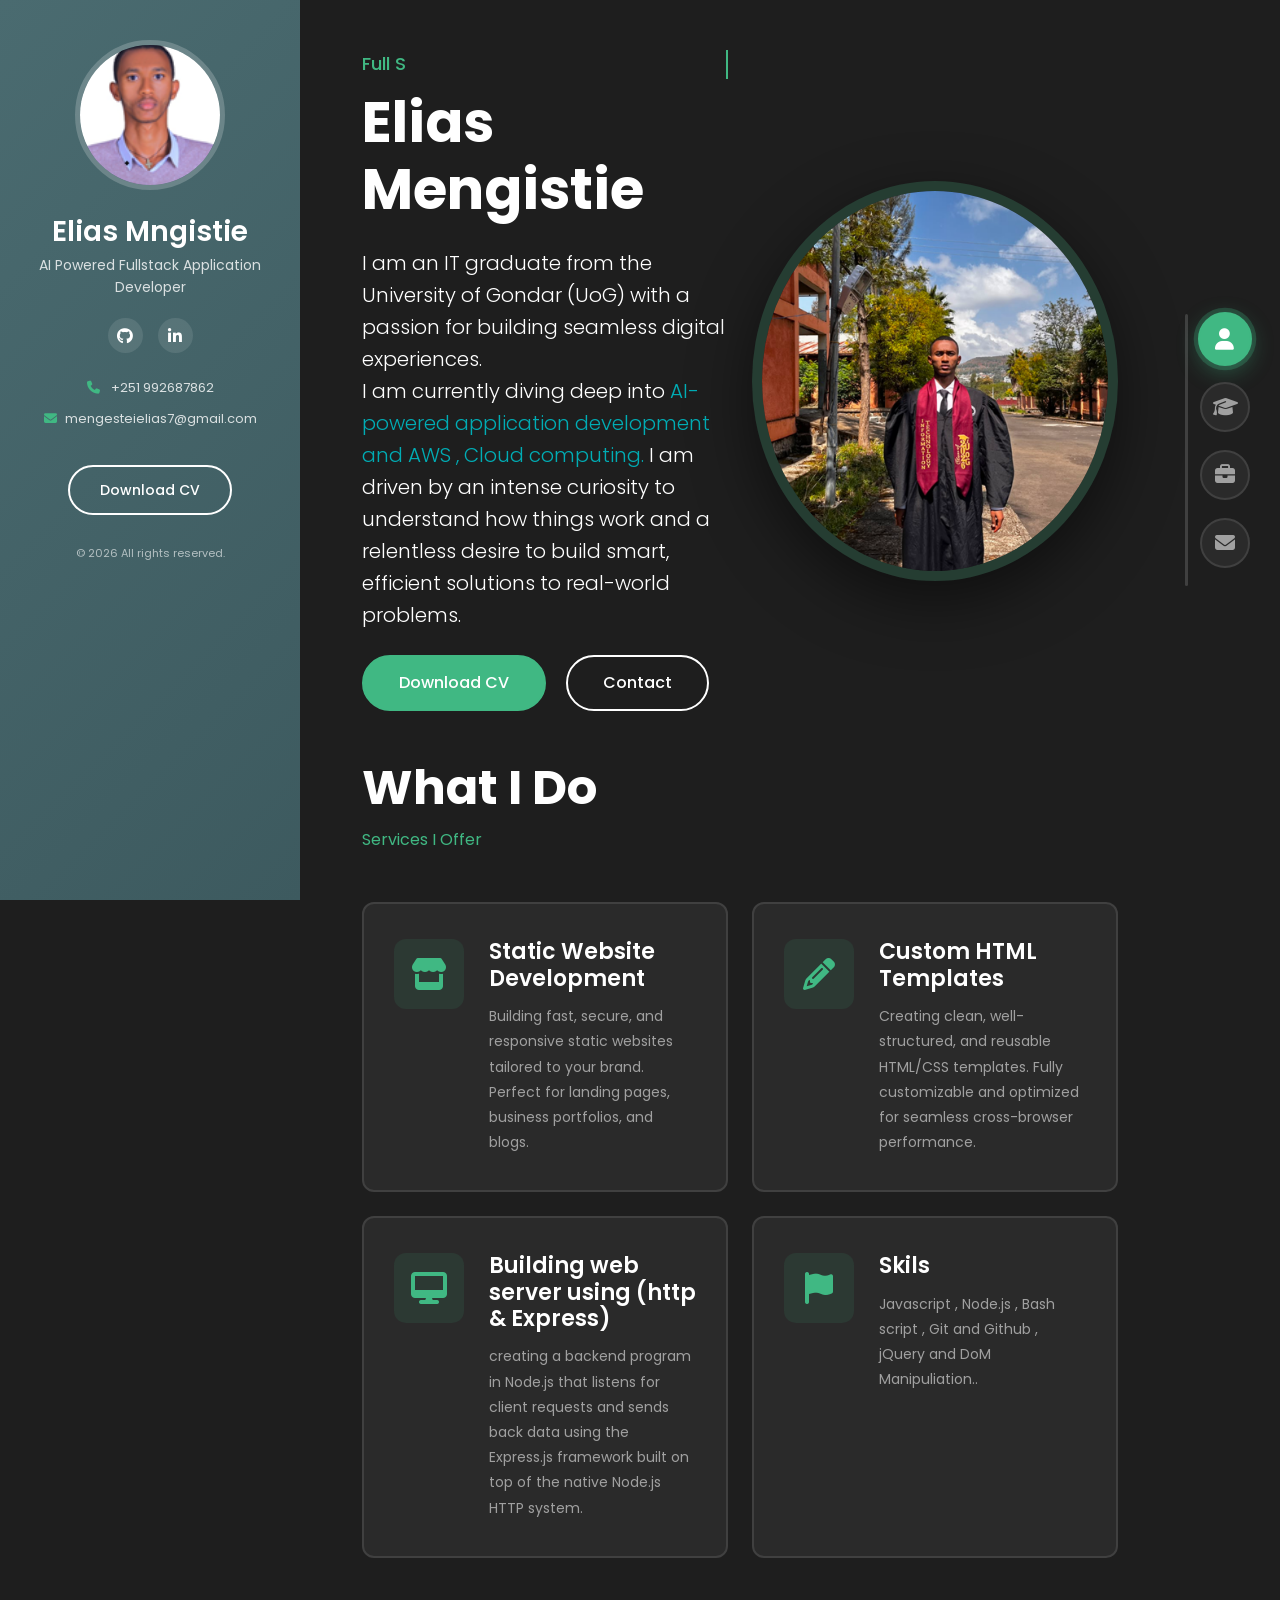
<file: index.html>
<!DOCTYPE html>
<html lang="en">

<head>
    <meta charset="UTF-8">
    <meta name="viewport" content="width=device-width, initial-scale=1.0">
    <meta name="description" content="Professional Portfolio - Web Designer & Developer">
    <meta name="author" content="Alex Smith">
    <title>Elias Mengistie - Web Developer Portfolio</title>

    <!-- Favicon -->
    <link rel="icon" type="image/svg+xml" href="images/favicon.svg">
    <link rel="shortcut icon" href="images/favicon.svg">

    <!-- Bootstrap CSS -->
    <link href="https://cdn.jsdelivr.net/npm/bootstrap@5.3.2/dist/css/bootstrap.min.css" rel="stylesheet">

    <!-- Font Awesome -->
    <link rel="stylesheet" href="https://cdnjs.cloudflare.com/ajax/libs/font-awesome/6.4.2/css/all.min.css">

    <!-- Google Fonts -->
    <link href="https://fonts.googleapis.com/css2?family=Poppins:wght@300;400;500;600;700&display=swap"
        rel="stylesheet">

    <!-- Custom CSS -->
    <link rel="stylesheet" href="css/style.css">

</head>

<body>

    <!-- Sidebar -->
    <aside class="sidebar" id="sidebar">
        <div class="sidebar-content">
            <!-- Profile Image -->
            <div class="profile-img-wrapper">
                <img src="./images/profile.png" alt="Alex Smith" class="profile-img" id="profileImg">
            </div>

            <!-- Name & Title -->
            <h2 class="profile-name">Elias Mngistie</h2>
            <p class="profile-title">AI Powered Fullstack Application Developer </p>

            <!-- Social Links -->
            <div class="social-links">
                <a href="https://github.com/eliasmengestei" target="_blank" rel="noopener noreferrer"
                    aria-label="GitHub"><i class="fab fa-github"></i></a>
                <a href="https://www.linkedin.com/in/elias-mengestei75" target="_blank"
                    rel="noopener noreferrer" aria-label="LinkedIn"><i class="fab fa-linkedin-in"></i></a>
            </div>

            <!-- Contact Info -->
            <div class="contact-info">
                <p><i class="fas fa-phone"></i> +251 992687862</p>
                <p><i class="fas fa-envelope"></i>mengesteielias7@gmail.com </p>
            </div>

            <!-- Download CV Button -->
            <a href="assets/Elias_Mengestei_Backend_Developer_Resume.docx" class="btn-download"
                download="Elias_Mengestei_Backend_Developer_Resume.docx">Download CV</a>

            <!-- Copyright -->
            <p class="copyright">&copy; 2026 All rights reserved.</p>
        </div>

        <!-- Mobile Toggle -->
        <button class="sidebar-toggle d-lg-none" id="sidebarToggle">
            <i class="fas fa-bars"></i>
        </button>
    </aside>

    <!-- Right Navigation -->
    <nav class="right-nav">
        <ul>
            <li data-tooltip="About Me"><a href="#home" class="nav-link" data-section="home" title="About Me">
                    <i class="fas fa-user"></i>
                </a></li>
            <li data-tooltip="Resume"><a href="#resume" class="nav-link" data-section="resume" title="Resume">
                    <i class="fas fa-graduation-cap"></i>
                </a></li>
            <li data-tooltip="Portfolio"><a href="#portfolio" class="nav-link" data-section="portfolio"
                    title="Portfolio">
                    <i class="fas fa-briefcase"></i>
                </a></li>

            <li data-tooltip="Contact"><a href="#contact" class="nav-link" data-section="contact" title="Contact">
                    <i class="fas fa-envelope"></i>
                </a></li>
        </ul>
    </nav>

    <!-- Main Content -->
    <main class="main-content">

        <!-- Home Section -->
        <section id="home" class="section">
            <div class="container-fluid h-100">
                <div class="row h-100 align-items-center">
                    <div class="col-lg-6">
                        <div class="home-content">
                            <span class="subtitle">Full Stack Developer</span>
                            <h1 class="display-3 fw-bold mb-4">Elias Mengistie</h1>
                            <p class="lead mb-4">

                                I am an IT graduate from the University of Gondar (UoG) with a passion for building
                                seamless digital experiences.<br>


                                I am currently diving deep into <span class="highlight-text">AI-powered application
                                    development and AWS , Cloud computing. </span>I am driven by an intense curiosity to
                                understand how things work and a relentless desire to build smart, efficient solutions
                                to real-world problems.

                            </p>
                            <div class="home-buttons">
                                <a href="assets/Elias_Mengestei_Backend_Developer_Resume.docx"
                                    class="btn btn-primary me-3"
                                    download="Elias_Mengestei_Backend_Developer_Resume.docx">Download CV</a>
                                <a href="#contact" class="btn btn-outline-light">Contact</a>
                            </div>
                        </div>
                    </div>
                    <div class="col-lg-6">
                        <div class="home-image">
                            <img src="./images/hero7.png" alt="Alex Smith" class="img-fluid rounded-circle">
                        </div>
                    </div>
                </div>

                <!-- What I Do Section (inside About Me) -->
                <div class="what-i-do-section mt-5">
                    <div class="section-header">
                        <h2 class="section-title">What I Do</h2>
                        <p class="section-subtitle">Services I Offer</p>
                    </div>

                    <div class="row">
                        <div class="col-lg-6 mb-4">
                            <div class="service-card">
                                <div class="service-icon">
                                    <i class="fas fa-store"></i>
                                </div>
                                <div class="service-content">
                                    <h3>Static Website Development</h3>
                                    <p>Building fast, secure, and responsive static websites tailored to your brand.
                                        Perfect for landing pages, business portfolios, and blogs.</p>
                                </div>
                            </div>
                        </div>

                        <div class="col-lg-6 mb-4">
                            <div class="service-card">
                                <div class="service-icon">
                                    <i class="fas fa-pencil-alt"></i>
                                </div>
                                <div class="service-content">
                                    <h3>Custom HTML Templates</h3>
                                    <p>Creating clean, well-structured, and reusable HTML/CSS templates. Fully
                                        customizable and optimized for seamless cross-browser performance.</p>
                                </div>
                            </div>
                        </div>

                        <div class="col-lg-6 mb-4">
                            <div class="service-card">
                                <div class="service-icon">
                                    <i class="fas fa-desktop"></i>
                                </div>
                                <div class="service-content">
                                    <h3>Building web server using (http & Express)</h3>
                                    <p>creating a backend program in Node.js that listens for client requests and sends
                                        back data using the Express.js framework built on top of the native Node.js HTTP
                                        system.</p>
                                </div>
                            </div>
                        </div>

                        <div class="col-lg-6 mb-4">
                            <div class="service-card">
                                <div class="service-icon">
                                    <i class="fas fa-flag"></i>
                                </div>
                                <div class="service-content">
                                    <h3> Skils</h3>

                                    <p>Javascript , Node.js ,
                                        Bash script , Git and Github
                                        , jQuery and DoM Manipuliation..
                                    </p>

                                </div>
                            </div>
                        </div>
                    </div>
                </div>
            </div>
        </section>

        <!-- Resume Section -->
        <section id="resume" class="section">
            <div class="container-fluid">
                <div class="section-header">
                    <h2 class="section-title">Bachelor of Information Technology </h2>
                    <p class="section-subtitle">University of Gondar (UoG)</p>
                </div>

                <div class="row">
                    <!-- Education & Experience -->
                    <div class="col-lg-6">
                        <h3 class="resume-heading">
                            <i class="fas fa-graduation-cap"></i> Education
                        </h3>

                        <div class="timeline">
                            <div class="timeline-item">
                                <span class="timeline-date">IT Graduate</span>
                                <div class="timeline-content">
                                    <h4></h4>
                                    <p class="timeline-company">University of Studies</p>
                                    <p>Gained hands-on experience in building software solutions and web applications
                                        through academic projects at UoG. Focused heavily on modern frontend
                                        technologies, system analysis, and translating user requirements into functional
                                        web interfaces.</p>
                                </div>
                            </div>

                            <div class="timeline-item">
                                <span class="timeline-date"></span>
                                <div class="timeline-content">
                                    <h4></h4>
                                    <p class="timeline-company"></p>
                                    <p></p>
                                </div>
                            </div>
                        </div>

                        <h3 class="resume-heading mt-5">
                            <i class="fas fa-briefcase"></i> Experience
                        </h3>

                        <div class="timeline">
                            <div class="timeline-item">
                                <span class="timeline-date">2025</span>
                                <div class="timeline-content">
                                    <h4>internship </h4>
                                    <p class="timeline-company">EEU</p>
                                    <p>For 3 months Internship at Ethiopian Electric Utility
                                        by Networking knowledge WAN,LAN And MAN how to server configure
                                        and switch cables, ports configure
                                    </p>
                                </div>
                            </div>

                            <div class="timeline-item">
                                <span class="timeline-date">Graduate IT From UoG 2026</span>
                                <div class="timeline-content">
                                    <h4>Junior developer </h4>
                                    <p class="timeline-company">self employed/freelance </p>
                                    <p></p>
                                </div>
                            </div>

                            <!-- <div class="timeline-item">
                                <span class="timeline-date">2011 - 2013</span>
                                <div class="timeline-content">
                                    <h4>Junior UI/UX Designer</h4>
                                    <p class="timeline-company">Google</p>
                                    <p>Duis mollis nunc quis quam viverra venenatis. Nulla nulla arcu, congue vitae nunc
                                        ac, sodales ultricies diam. Nullam justo erat, tincidunt sit amet.</p>
                                </div>
                            </div> -->
                        </div>
                    </div>

                    <!-- Skills
                    <div class="col-lg-6">
                        <h3 class="resume-heading">
                            <i class="fas fa-pencil-ruler"></i> Design Skills
                        </h3>

                        <div class="skills-list">
                            <div class="skill-item">
                                <div class="skill-header">
                                    <span>Web Design</span>
                                    <span>95%</span>
                                </div>
                                <div class="progress">
                                    <div class="progress-bar" style="width: 95%"></div>
                                </div>
                            </div>

                            <div class="skill-item">
                                <div class="skill-header">
                                    <span>Print Design</span>
                                    <span>85%</span>
                                </div>
                                <div class="progress">
                                    <div class="progress-bar" style="width: 85%"></div>
                                </div>
                            </div>

                            <div class="skill-item">
                                <div class="skill-header">
                                    <span>Logo Design</span>
                                    <span>80%</span>
                                </div>
                                <div class="progress">
                                    <div class="progress-bar" style="width: 80%"></div>
                                </div>
                            </div>

                            <div class="skill-item">
                                <div class="skill-header">
                                    <span>Graphic Design</span>
                                    <span>90%</span>
                                </div>
                                <div class="progress">
                                    <div class="progress-bar" style="width: 90%"></div>
                                </div>
                            </div>
                        </div>

                        <h3 class="resume-heading mt-5">
                            <i class="fas fa-code"></i> Coding Skills
                        </h3>

                        <div class="skills-list">
                            <div class="skill-item">
                                <div class="skill-header">
                                    <span>JavaScript</span>
                                    <span>95%</span>
                                </div>
                                <div class="progress">
                                    <div class="progress-bar" style="width: 95%"></div>
                                </div>
                            </div>

                            <div class="skill-item">
                                <div class="skill-header">
                                    <span>PHP</span>
                                    <span>85%</span>
                                </div>
                                <div class="progress">
                                    <div class="progress-bar" style="width: 85%"></div>
                                </div>
                            </div>

                            <div class="skill-item">
                                <div class="skill-header">
                                    <span>HTML/CSS</span>
                                    <span>100%</span>
                                </div>
                                <div class="progress">
                                    <div class="progress-bar" style="width: 100%"></div>
                                </div>
                            </div>

                            <div class="skill-item">
                                <div class="skill-header">
                                    <span>Smarty/Twig</span>
                                    <span>75%</span>
                                </div>
                                <div class="progress">
                                    <div class="progress-bar" style="width: 75%"></div>
                                </div>
                            </div>

                            <div class="skill-item">
                                <div class="skill-header">
                                    <span>Perl</span>
                                    <span>90%</span>
                                </div>
                                <div class="progress">
                                    <div class="progress-bar" style="width: 90%"></div>
                                </div>
                            </div>
                        </div>

                        <h3 class="resume-heading mt-5">
                            <i class="fas fa-lightbulb"></i> Knowledges
                        </h3>

                        <div class="knowledges">
                            <span class="badge-knowledge">Marketing</span>
                            <span class="badge-knowledge">Print</span>
                            <span class="badge-knowledge">Digital Design</span>
                            <span class="badge-knowledge">Social Media</span>
                            <span class="badge-knowledge">Time Management</span>
                            <span class="badge-knowledge">Communication</span>
                            <span class="badge-knowledge">Problem-Solving</span>
                            <span class="badge-knowledge">Social Networking</span>
                            <span class="badge-knowledge">Flexibility</span>
                        </div>
                    </div> -->
                </div>

                <!-- Certificates Section -->
                <div class="row mt-5">
                    <div class="col-12">
                        <h3 class="resume-heading">
                            <i class="fas fa-certificate"></i> Certificates
                        </h3>

                        <div class="row cert-grid">

                            <div class="col-lg-4 col-md-6 mb-4">
                                <div class="certificate-card">
                                    <div class="certificate-logo">
                                        <img src="./images/profile7.jpg" alt="Certificate Issuer Logo"
                                            onerror="this.style.display='none'; this.parentElement.innerHTML='<span class=\'cert-logo-text\'>GOLDENGRID</span>';">
                                    </div>
                                    <div class="certificate-content">
                                        <h4>5 Million Ethiopian Coders</h4>
                                        <p class="certificate-id">
                                            <i class="fas fa-id-badge"></i>Membership
                                            ID:www.udacity.com/
                                            certificate/e
                                            /fab7bfb4-5303-11ef-be69-573302b5a492
                                        </p>
                                        <p class="certificate-date">
                                            <i class="far fa-calendar-alt"></i> October 27, 2024
                                        </p>
                                        <a href="./images/portfolio9.jpg" class="cert-view-btn">
                                            <i class="fas fa-eye"></i> View Certificate
                                        </a>
                                    </div>
                                </div>
                            </div>

                            <!-- <div class="col-lg-4 col-md-6 mb-4">
                                <div class="certificate-card">
                                    <div class="certificate-logo">
                                        <img src="images/cert-logo-2.png" alt="Certificate Issuer Logo"
                                            onerror="this.style.display='none'; this.parentElement.innerHTML='<span class=\'cert-logo-text\'>GOLDENGRID</span>';">
                                    </div>
                                    <div class="certificate-content">
                                        <h4>Psychology of Internation Design</h4>
                                        <p class="certificate-id">
                                            <i class="fas fa-id-badge"></i> Membership ID: XXXX
                                        </p>
                                        <p class="certificate-date">
                                            <i class="far fa-calendar-alt"></i> 19 April 2018
                                        </p>
                                        <a href="#" class="cert-view-btn">
                                            <i class="fas fa-eye"></i> View Certificate
                                        </a>
                                    </div>
                                </div>
                            </div> -->

                            <!-- <div class="col-lg-4 col-md-6 mb-4">
                                <div class="certificate-card">
                                    <div class="certificate-logo">
                                        <img src="images/cert-logo-3.png" alt="Certificate Issuer Logo"
                                            onerror="this.style.display='none'; this.parentElement.innerHTML='<span class=\'cert-logo-text\'>UDEMY</span>';">
                                    </div>
                                    <div class="certificate-content">
                                        <h4>Advanced Web Development</h4>
                                        <p class="certificate-id">
                                            <i class="fas fa-id-badge"></i> Membership ID: XXXX
                                        </p>
                                        <p class="certificate-date">
                                            <i class="far fa-calendar-alt"></i> 25 June 2019
                                        </p>
                                        <a href="#" class="cert-view-btn">
                                            <i class="fas fa-eye"></i> View Certificate
                                        </a>
                                    </div>
                                </div>
                            </div> -->

                            <!-- <div class="col-lg-4 col-md-6 mb-4">
                                <div class="certificate-card">
                                    <div class="certificate-logo">
                                        <img src="images/cert-logo-4.png" alt="Certificate Issuer Logo"
                                            onerror="this.style.display='none'; this.parentElement.innerHTML='<span class=\'cert-logo-text\'>COURSERA</span>';">
                                    </div>
                                    <div class="certificate-content">
                                        <h4>UI/UX Design Specialization</h4>
                                        <p class="certificate-id">
                                            <i class="fas fa-id-badge"></i> Membership ID: XXXX
                                        </p>
                                        <p class="certificate-date">
                                            <i class="far fa-calendar-alt"></i> 12 March 2020
                                        </p>
                                        <a href="#" class="cert-view-btn">
                                            <i class="fas fa-eye"></i> View Certificate
                                        </a>
                                    </div>
                                </div>
                            </div> -->

                            <!-- <div class="col-lg-4 col-md-6 mb-4">
                                <div class="certificate-card">
                                    <div class="certificate-logo">
                                        <img src="images/cert-logo-5.png" alt="Certificate Issuer Logo"
                                            onerror="this.style.display='none'; this.parentElement.innerHTML='<span class=\'cert-logo-text\'>FREECODECAMP</span>';">
                                    </div>
                                    <div class="certificate-content">
                                        <h4>JavaScript Algorithms &amp; DS</h4>
                                        <p class="certificate-id">
                                            <i class="fas fa-id-badge"></i> Membership ID: XXXX
                                        </p>
                                        <p class="certificate-date">
                                            <i class="far fa-calendar-alt"></i> 08 September 2021
                                        </p>
                                        <a href="#" class="cert-view-btn">
                                            <i class="fas fa-eye"></i> View Certificate
                                        </a>
                                    </div>
                                </div>
                            </div> -->

                            <div class="col-lg-4 col-md-6 mb-4">
                                <div class="certificate-card">
                                    <div class="certificate-logo">
                                        <img src="./images/certeficate.jpg" alt="Certificate Issuer Logo"
                                            onerror="this.style.display='none'; this.parentElement.innerHTML='<span class=\'cert-logo-text\'>META</span>';">
                                    </div>
                                    <div class="certificate-content">
                                        <h4>Andromeda Computer and Software Training institute </h4>
                                        <p class="certificate-id">
                                            <i class="fas fa-id-badge"></i> Membership ID: ACO738/16
                                        </p>
                                        <p class="certificate-date">
                                            <i class="far fa-calendar-alt"></i> December 07, 2023-January 24, 2024
                                        </p>
                                        <a href="./images/andromeda.jpg" class="cert-view-btn">
                                            <i class="fas fa-eye"></i> View Certificate
                                        </a>
                                    </div>
                                </div>
                            </div>

                        </div>
                    </div>
                </div>
            </div>
        </section>

        <!-- Portfolio Section -->
        <section id="portfolio" class="section">
            <div class="container-fluid">
                <div class="section-header">
                    <h2 class="section-title">Portfolio</h2>
                    <p class="section-subtitle">My Best Works</p>
                </div>

                <!-- Filter Buttons -->
                <div class="portfolio-filters mb-4">
                    <button class="filter-btn active" data-filter="all">All</button>
                    <button class="filter-btn" data-filter="web">Web App</button>
                    <button class="filter-btn" data-filter="mobile">Mobile</button>
                    <button class="filter-btn" data-filter="ui">UI/UX</button>
                    <button class="filter-btn" data-filter="other">Other</button>
                </div>

                <!-- =====================================================
                     HOW TO ADD YOUR OWN PROJECT:
                     1. Take a screenshot of your project and save it in the images/ folder
                        e.g.  images/my-project.jpg
                     2. Copy one of the project blocks below
                     3. Change these 4 things:
                        a) data-category  → web | mobile | ui | other
                        b) img src        → your screenshot path
                        c) <h4>           → your project name
                        d) href on the link → your GitHub or live site URL
                ===================================================== -->
                <div class="row portfolio-grid">

                    <!-- PROJECT 1: Personal Portfolio Website -->
                    <div class="col-lg-4 col-md-6 mb-4 portfolio-item" data-category="web">
                        <div class="portfolio-card"
                            onclick="window.open('https://github.com/eliasmengestei/eliasmengistie.github.io','_blank')"
                            style="cursor:pointer;">
                            <img src="images/hero7.png" alt="Personal Portfolio Website" class="img-fluid">
                            <div class="portfolio-overlay">
                                <h4>Personal Portfolio Website</h4>
                                <p class="portfolio-desc">Responsive portfolio built with HTML, CSS, Bootstrap &
                                    JavaScript.</p>
                                <div class="portfolio-tags">
                                    <span>HTML</span>
                                    <span>CSS</span>
                                    <span>Bootstrap</span>
                                    <span>JavaScript</span>
                                </div>
                                <span class="portfolio-link"><i class="fab fa-github"></i></span>
                            </div>
                        </div>
                    </div>

                    <!-- PROJECT 2: Internship Career Management System -->
                    <div class="col-lg-4 col-md-6 mb-4 portfolio-item" data-category="web">
                        <div class="portfolio-card"
                            onclick="window.open('https://github.com/eliasmengestei/Internship-and-Career-Management-System-ICMS-','_blank')"
                            style="cursor:pointer;">
                            <img src="images/icms-project.jpg" alt="Internship Career Management System"
                                class="img-fluid">
                            <div class="portfolio-overlay">
                                <h4>Internship Career Management System</h4>
                                <p class="portfolio-desc">Full stack system for managing internships at University of
                                    Gondar.</p>
                                <div class="portfolio-tags">
                                    <span>React</span>
                                    <span>PHP</span>
                                    <span>MySQL</span>
                                    <span>REST API</span>
                                </div>
                                <span class="portfolio-link"><i class="fab fa-github"></i></span>
                            </div>
                        </div>
                    </div>

                </div>
            </div>
        </section>

        <!-- Blog Section -->
        <!-- <section id="blog" class="section">
            <div class="container-fluid">
                <div class="section-header">
                    <h2 class="section-title">Blog</h2>
                    <p class="section-subtitle">My Diary</p>
                </div>

                <!-- Blog Filter -->
        <!-- <div class="blog-filters mb-4">
                    <button class="filter-btn active" data-filter="all">All</button>
                    <button class="filter-btn" data-filter="ui">UI</button>
                    <button class="filter-btn" data-filter="design">Design</button>
                    <button class="filter-btn" data-filter="ecommerce">E-Commerce</button>
                </div> -->

        <!-- Blog Grid -->
        <!-- <div class="row blog-grid">
                    <div class="col-lg-4 col-md-6 mb-4 blog-item" data-category="design">
                        <div class="blog-card">
                            <div class="blog-image">
                                <img src="images/blog-1.jpg" alt="Blog Post 1" class="img-fluid">
                                <span class="blog-category">Design</span>
                            </div>
                            <div class="blog-content">
                                <p class="blog-date">
                                    <i class="far fa-calendar"></i> 09 May, 2026
                                </p>
                                <h4 class="blog-title">
                                    <a href="#">Why I Switched to Sketch For UI Design</a>
                                </h4>
                                <p class="blog-excerpt">Lorem ipsum dolor sit amet, consectetur adipiscing elit. Sed do
                                    eiusmod tempor incididunt ut labore.</p>
                                <a href="#" class="blog-link">Read More <i class="fas fa-arrow-right"></i></a>
                            </div>
                        </div>
                    </div>

                    <div class="col-lg-4 col-md-6 mb-4 blog-item" data-category="ecommerce">
                        <div class="blog-card">
                            <div class="blog-image">
                                <img src="images/blog-2.jpg" alt="Blog Post 2" class="img-fluid">
                                <span class="blog-category">WordPress</span>
                            </div>
                            <div class="blog-content">
                                <p class="blog-date">
                                    <i class="far fa-calendar"></i> 15 June, 2026
                                </p>
                                <h4 class="blog-title">
                                    <a href="#">How to Make a WordPress Plugin Extensible</a>
                                </h4>
                                <p class="blog-excerpt">Consectetur adipiscing elit. Sed do eiusmod tempor incididunt ut
                                    labore et dolore magna aliqua.</p>
                                <a href="#" class="blog-link">Read More <i class="fas fa-arrow-right"></i></a>
                            </div>
                        </div>
                    </div>

                    <div class="col-lg-4 col-md-6 mb-4 blog-item" data-category="ui">
                        <div class="blog-card">
                            <div class="blog-image">
                                <img src="images/blog-3.jpg" alt="Blog Post 3" class="img-fluid">
                                <span class="blog-category">Design</span>
                            </div>
                            <div class="blog-content">
                                <p class="blog-date">
                                    <i class="far fa-calendar"></i> 22 July, 2026
                                </p>
                                <h4 class="blog-title">
                                    <a href="#">Top 10 UI Design Trends for 2026</a>
                                </h4>
                                <p class="blog-excerpt">Sed do eiusmod tempor incididunt ut labore et dolore magna
                                    aliqua. Ut enim ad minim veniam.</p>
                                <a href="#" class="blog-link">Read More <i class="fas fa-arrow-right"></i></a>
                            </div>
                        </div>
                    </div>

                    <div class="col-lg-4 col-md-6 mb-4 blog-item" data-category="ecommerce">
                        <div class="blog-card">
                            <div class="blog-image">
                                <img src="images/blog-4.jpg" alt="Blog Post 4" class="img-fluid">
                                <span class="blog-category">E-Commerce</span>
                            </div>
                            <div class="blog-content">
                                <p class="blog-date">
                                    <i class="far fa-calendar"></i> 01 August, 2026
                                </p>
                                <h4 class="blog-title">
                                    <a href="#">Building Scalable E-Commerce Platforms</a>
                                </h4>
                                <p class="blog-excerpt">Quis nostrud exercitation ullamco laboris nisi ut aliquip ex ea
                                    commodo consequat.</p>
                                <a href="#" class="blog-link">Read More <i class="fas fa-arrow-right"></i></a>
                            </div>
                        </div>
                    </div>
                </div>
            </div>
        </section> -->

        <!-- Contact Section -->
        <section id="contact" class="section">
            <div class="container-fluid">
                <div class="section-header">
                    <h2 class="section-title">Contact</h2>
                    <p class="section-subtitle">Get In Touch</p>
                </div>

                <!-- Contact Info Cards -->
                <div class="row mb-5">
                    <div class="col-md-4 mb-3">
                        <div class="contact-card">
                            <i class="fas fa-map-marker-alt contact-icon"></i>
                            <h4>Gondar</h4>
                            <p>Ethiopia </p>
                        </div>
                    </div>

                    <div class="col-md-4 mb-3">
                        <div class="contact-card">
                            <i class="fas fa-phone contact-icon"></i>
                            <h4>992687862</h4>
                            <p></p>
                        </div>
                    </div>

                    <div class="col-md-4 mb-3">
                        <div class="contact-card">
                            <i class="fas fa-envelope contact-icon"></i>
                            <h4>mengesteielias7@gmail.com</h4>
                            <p>Online Support</p>
                        </div>
                    </div>
                </div>

                <!-- Contact Form TOP, Map BOTTOM -->

                <!-- FORM - Top -->
                <div class="row mb-4">
                    <div class="col-12">
                        <form id="contactForm" class="contact-form"
                            action="https://formsubmit.co/mengesteielias7@gmail.com" method="POST" novalidate>
                            <h3 class="mb-4">How Can I Help You?</h3>

                            <input type="text" name="_honey" class="d-none" tabindex="-1" autocomplete="off">

                            <div class="row">
                                <div class="col-md-6 mb-3">
                                    <input type="text" name="fullname" id="fullname" class="form-control"
                                        placeholder="Full Name" required>
                                    <div class="invalid-feedback">Name is required.</div>
                                </div>
                                <div class="col-md-6 mb-3">
                                    <input type="email" name="email" id="email" class="form-control"
                                        placeholder="Email Address" required>
                                    <div class="invalid-feedback">Please enter a valid email.</div>
                                </div>
                            </div>

                            <div class="row">
                                <div class="col-md-6 mb-3">
                                    <input type="text" name="subject" id="subject" class="form-control"
                                        placeholder="Subject" required>
                                    <div class="invalid-feedback">Subject is required.</div>
                                </div>
                                <div class="col-md-6 mb-3">
                                    <textarea name="message" id="message" class="form-control" rows="3"
                                        placeholder="Message" required></textarea>
                                    <div class="invalid-feedback">Please, leave me a message.</div>
                                </div>
                            </div>

                            <button type="submit" class="btn btn-primary">
                                <i class="fas fa-paper-plane me-2"></i> Send Message
                            </button>
                        </form>
                    </div>
                </div>

                <!-- MAP - Bottom -->
                <div class="row">
                    <div class="col-12">
                        <div class="map-container">
                            <iframe
                                src="https://www.google.com/maps/embed?pb=!1m18!1m12!1m3!1d100939.98555090294!2d-122.507640937988!3d37.75767542590962!2m3!1f0!2f0!3f0!3m2!1i1024!2i768!4f13.1!3m3!1m2!1s0x80859a6d00690021%3A0x4a501367f076adff!2sSan%20Francisco%2C%20CA!5e0!3m2!1sen!2sus!4v1234567890123!5m2!1sen!2sus"
                                width="100%" height="400" style="border:0;" allowfullscreen="" loading="lazy">
                            </iframe>
                        </div>
                    </div>
                </div>
            </div>
        </section>

    </main>

    <!-- Loading Screen -->
    <div class="loading-screen" id="loadingScreen">
        <div class="spinner-border text-primary" role="status">
            <span class="visually-hidden">Loading...</span>
        </div>
    </div>

    <!-- Bootstrap JS -->
    <script src="https://cdn.jsdelivr.net/npm/bootstrap@5.3.2/dist/js/bootstrap.bundle.min.js"></script>

    <!-- Custom JS -->
    <script src="js/script.js"></script>
</body>

</html>
</file>
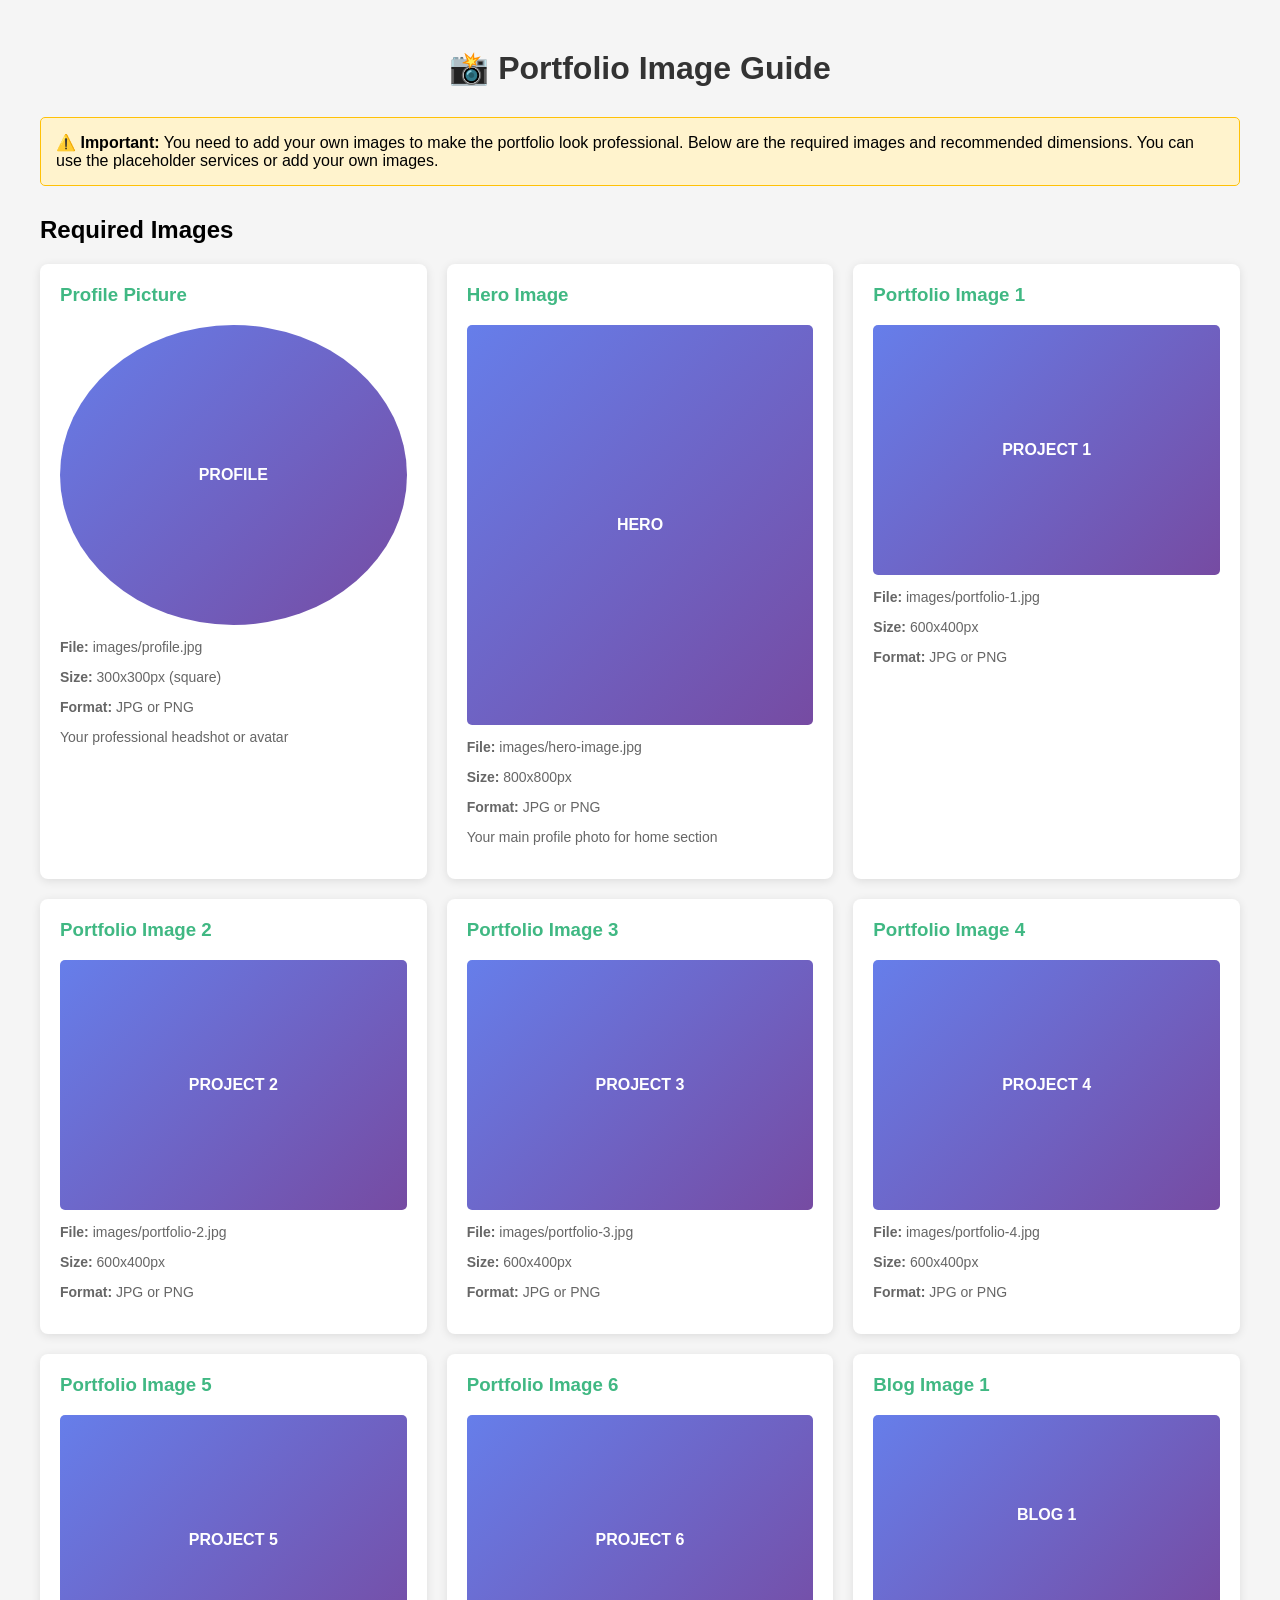
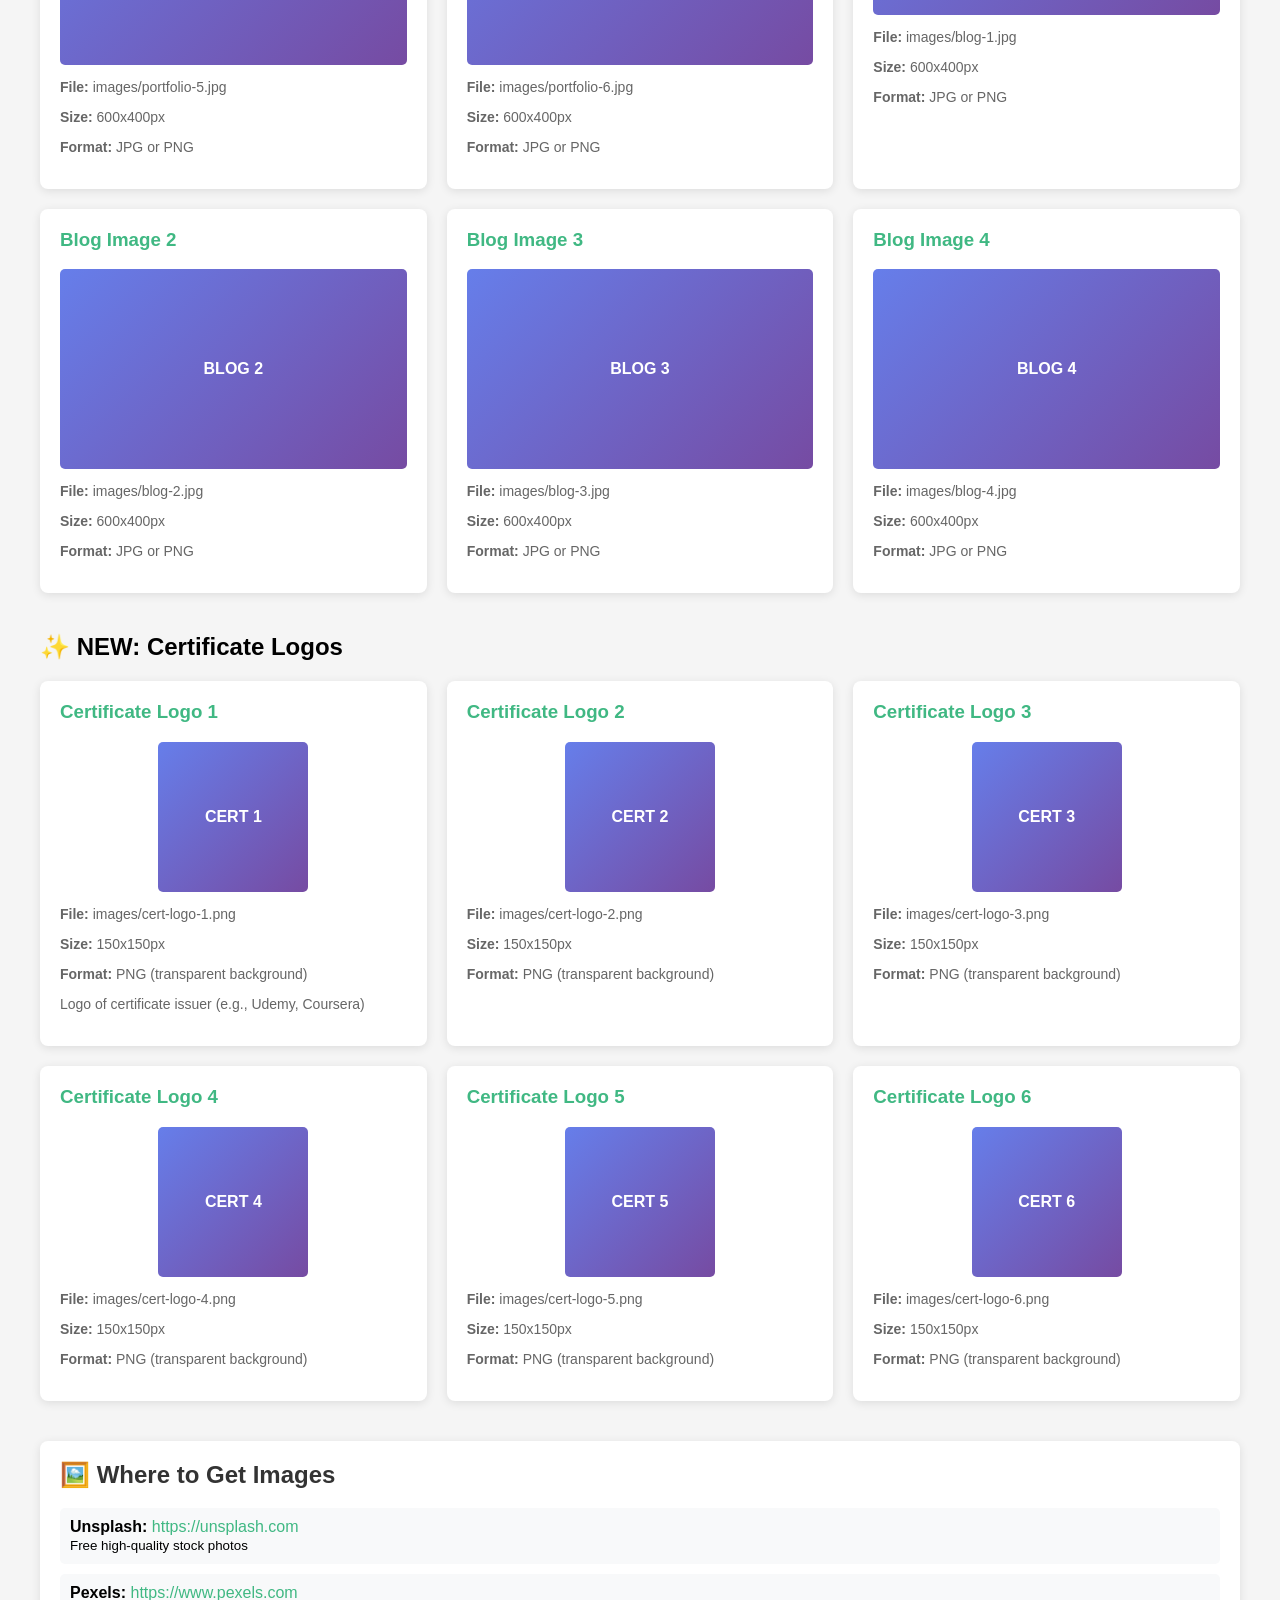
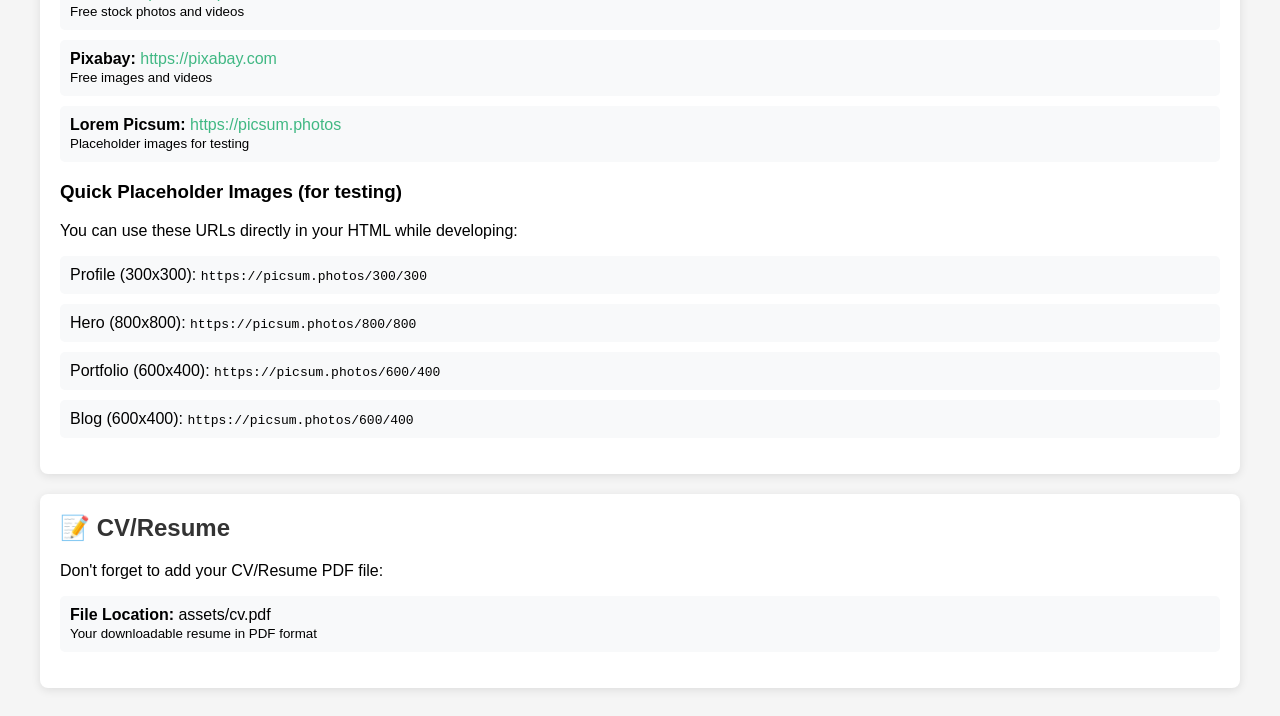
<file: image-placeholders.html>
<!DOCTYPE html>
<html lang="en">

<head>
    <meta charset="UTF-8">
    <meta name="viewport" content="width=device-width, initial-scale=1.0">
    <title>Portfolio Image Placeholders</title>
    <style>
        body {
            font-family: Arial, sans-serif;
            padding: 20px;
            background: #f5f5f5;
        }

        .container {
            max-width: 1200px;
            margin: 0 auto;
        }

        h1 {
            color: #333;
            text-align: center;
            margin-bottom: 30px;
        }

        .note {
            background: #fff3cd;
            border: 1px solid #ffc107;
            padding: 15px;
            border-radius: 5px;
            margin-bottom: 30px;
        }

        .image-grid {
            display: grid;
            grid-template-columns: repeat(auto-fit, minmax(300px, 1fr));
            gap: 20px;
            margin-bottom: 40px;
        }

        .image-card {
            background: white;
            padding: 20px;
            border-radius: 8px;
            box-shadow: 0 2px 10px rgba(0, 0, 0, 0.1);
        }

        .image-card h3 {
            margin-top: 0;
            color: #40b883;
        }

        .image-card p {
            color: #666;
            font-size: 14px;
        }

        .placeholder {
            width: 100%;
            display: flex;
            align-items: center;
            justify-content: center;
            background: linear-gradient(135deg, #667eea 0%, #764ba2 100%);
            color: white;
            font-weight: bold;
            border-radius: 5px;
            margin-bottom: 10px;
        }

        .profile {
            height: 300px;
            border-radius: 50%;
        }

        .hero {
            height: 400px;
        }

        .portfolio-img {
            height: 250px;
        }

        .blog-img {
            height: 200px;
        }

        .download-section {
            background: white;
            padding: 20px;
            border-radius: 8px;
            box-shadow: 0 2px 10px rgba(0, 0, 0, 0.1);
        }

        .download-section h2 {
            color: #333;
            margin-top: 0;
        }

        .link-list {
            list-style: none;
            padding: 0;
        }

        .link-list li {
            padding: 10px;
            background: #f8f9fa;
            margin-bottom: 10px;
            border-radius: 5px;
        }

        .link-list a {
            color: #40b883;
            text-decoration: none;
            font-weight: 500;
        }

        .link-list a:hover {
            text-decoration: underline;
        }
    </style>
</head>

<body>
    <div class="container">
        <h1>📸 Portfolio Image Guide</h1>

        <div class="note">
            <strong>⚠️ Important:</strong> You need to add your own images to make the portfolio look professional.
            Below are the required images and recommended dimensions. You can use the placeholder services or add your
            own images.
        </div>

        <h2>Required Images</h2>

        <div class="image-grid">
            <div class="image-card">
                <h3>Profile Picture</h3>
                <div class="placeholder profile">PROFILE</div>
                <p><strong>File:</strong> images/profile.jpg</p>
                <p><strong>Size:</strong> 300x300px (square)</p>
                <p><strong>Format:</strong> JPG or PNG</p>
                <p>Your professional headshot or avatar</p>
            </div>

            <div class="image-card">
                <h3>Hero Image</h3>
                <div class="placeholder hero">HERO</div>
                <p><strong>File:</strong> images/hero-image.jpg</p>
                <p><strong>Size:</strong> 800x800px</p>
                <p><strong>Format:</strong> JPG or PNG</p>
                <p>Your main profile photo for home section</p>
            </div>

            <div class="image-card">
                <h3>Portfolio Image 1</h3>
                <div class="placeholder portfolio-img">PROJECT 1</div>
                <p><strong>File:</strong> images/portfolio-1.jpg</p>
                <p><strong>Size:</strong> 600x400px</p>
                <p><strong>Format:</strong> JPG or PNG</p>
            </div>

            <div class="image-card">
                <h3>Portfolio Image 2</h3>
                <div class="placeholder portfolio-img">PROJECT 2</div>
                <p><strong>File:</strong> images/portfolio-2.jpg</p>
                <p><strong>Size:</strong> 600x400px</p>
                <p><strong>Format:</strong> JPG or PNG</p>
            </div>

            <div class="image-card">
                <h3>Portfolio Image 3</h3>
                <div class="placeholder portfolio-img">PROJECT 3</div>
                <p><strong>File:</strong> images/portfolio-3.jpg</p>
                <p><strong>Size:</strong> 600x400px</p>
                <p><strong>Format:</strong> JPG or PNG</p>
            </div>

            <div class="image-card">
                <h3>Portfolio Image 4</h3>
                <div class="placeholder portfolio-img">PROJECT 4</div>
                <p><strong>File:</strong> images/portfolio-4.jpg</p>
                <p><strong>Size:</strong> 600x400px</p>
                <p><strong>Format:</strong> JPG or PNG</p>
            </div>

            <div class="image-card">
                <h3>Portfolio Image 5</h3>
                <div class="placeholder portfolio-img">PROJECT 5</div>
                <p><strong>File:</strong> images/portfolio-5.jpg</p>
                <p><strong>Size:</strong> 600x400px</p>
                <p><strong>Format:</strong> JPG or PNG</p>
            </div>

            <div class="image-card">
                <h3>Portfolio Image 6</h3>
                <div class="placeholder portfolio-img">PROJECT 6</div>
                <p><strong>File:</strong> images/portfolio-6.jpg</p>
                <p><strong>Size:</strong> 600x400px</p>
                <p><strong>Format:</strong> JPG or PNG</p>
            </div>

            <div class="image-card">
                <h3>Blog Image 1</h3>
                <div class="placeholder blog-img">BLOG 1</div>
                <p><strong>File:</strong> images/blog-1.jpg</p>
                <p><strong>Size:</strong> 600x400px</p>
                <p><strong>Format:</strong> JPG or PNG</p>
            </div>

            <div class="image-card">
                <h3>Blog Image 2</h3>
                <div class="placeholder blog-img">BLOG 2</div>
                <p><strong>File:</strong> images/blog-2.jpg</p>
                <p><strong>Size:</strong> 600x400px</p>
                <p><strong>Format:</strong> JPG or PNG</p>
            </div>

            <div class="image-card">
                <h3>Blog Image 3</h3>
                <div class="placeholder blog-img">BLOG 3</div>
                <p><strong>File:</strong> images/blog-3.jpg</p>
                <p><strong>Size:</strong> 600x400px</p>
                <p><strong>Format:</strong> JPG or PNG</p>
            </div>

            <div class="image-card">
                <h3>Blog Image 4</h3>
                <div class="placeholder blog-img">BLOG 4</div>
                <p><strong>File:</strong> images/blog-4.jpg</p>
                <p><strong>Size:</strong> 600x400px</p>
                <p><strong>Format:</strong> JPG or PNG</p>
            </div>
        </div>

        <h2 style="margin-top: 40px;">✨ NEW: Certificate Logos</h2>

        <div class="image-grid">
            <div class="image-card">
                <h3>Certificate Logo 1</h3>
                <div class="placeholder" style="height: 150px; width: 150px; margin: 0 auto 10px;">CERT 1</div>
                <p><strong>File:</strong> images/cert-logo-1.png</p>
                <p><strong>Size:</strong> 150x150px</p>
                <p><strong>Format:</strong> PNG (transparent background)</p>
                <p>Logo of certificate issuer (e.g., Udemy, Coursera)</p>
            </div>

            <div class="image-card">
                <h3>Certificate Logo 2</h3>
                <div class="placeholder" style="height: 150px; width: 150px; margin: 0 auto 10px;">CERT 2</div>
                <p><strong>File:</strong> images/cert-logo-2.png</p>
                <p><strong>Size:</strong> 150x150px</p>
                <p><strong>Format:</strong> PNG (transparent background)</p>
            </div>

            <div class="image-card">
                <h3>Certificate Logo 3</h3>
                <div class="placeholder" style="height: 150px; width: 150px; margin: 0 auto 10px;">CERT 3</div>
                <p><strong>File:</strong> images/cert-logo-3.png</p>
                <p><strong>Size:</strong> 150x150px</p>
                <p><strong>Format:</strong> PNG (transparent background)</p>
            </div>

            <div class="image-card">
                <h3>Certificate Logo 4</h3>
                <div class="placeholder" style="height: 150px; width: 150px; margin: 0 auto 10px;">CERT 4</div>
                <p><strong>File:</strong> images/cert-logo-4.png</p>
                <p><strong>Size:</strong> 150x150px</p>
                <p><strong>Format:</strong> PNG (transparent background)</p>
            </div>

            <div class="image-card">
                <h3>Certificate Logo 5</h3>
                <div class="placeholder" style="height: 150px; width: 150px; margin: 0 auto 10px;">CERT 5</div>
                <p><strong>File:</strong> images/cert-logo-5.png</p>
                <p><strong>Size:</strong> 150x150px</p>
                <p><strong>Format:</strong> PNG (transparent background)</p>
            </div>

            <div class="image-card">
                <h3>Certificate Logo 6</h3>
                <div class="placeholder" style="height: 150px; width: 150px; margin: 0 auto 10px;">CERT 6</div>
                <p><strong>File:</strong> images/cert-logo-6.png</p>
                <p><strong>Size:</strong> 150x150px</p>
                <p><strong>Format:</strong> PNG (transparent background)</p>
            </div>
        </div>

        <div class="download-section">
            <h2>🖼️ Where to Get Images</h2>
            <ul class="link-list">
                <li>
                    <strong>Unsplash:</strong> <a href="https://unsplash.com" target="_blank">https://unsplash.com</a>
                    <br><small>Free high-quality stock photos</small>
                </li>
                <li>
                    <strong>Pexels:</strong> <a href="https://www.pexels.com" target="_blank">https://www.pexels.com</a>
                    <br><small>Free stock photos and videos</small>
                </li>
                <li>
                    <strong>Pixabay:</strong> <a href="https://pixabay.com" target="_blank">https://pixabay.com</a>
                    <br><small>Free images and videos</small>
                </li>
                <li>
                    <strong>Lorem Picsum:</strong> <a href="https://picsum.photos"
                        target="_blank">https://picsum.photos</a>
                    <br><small>Placeholder images for testing</small>
                </li>
            </ul>

            <h3>Quick Placeholder Images (for testing)</h3>
            <p>You can use these URLs directly in your HTML while developing:</p>
            <ul class="link-list">
                <li>Profile (300x300): <code>https://picsum.photos/300/300</code></li>
                <li>Hero (800x800): <code>https://picsum.photos/800/800</code></li>
                <li>Portfolio (600x400): <code>https://picsum.photos/600/400</code></li>
                <li>Blog (600x400): <code>https://picsum.photos/600/400</code></li>
            </ul>
        </div>

        <div class="download-section" style="margin-top: 20px;">
            <h2>📝 CV/Resume</h2>
            <p>Don't forget to add your CV/Resume PDF file:</p>
            <ul class="link-list">
                <li>
                    <strong>File Location:</strong> assets/cv.pdf
                    <br><small>Your downloadable resume in PDF format</small>
                </li>
            </ul>
        </div>
    </div>
</body>

</html>
</file>
<file: css/style.css>
/* ===================================
   Global Styles & Variables
   =================================== */
:root {
    --primary-color: #40b883;
    --secondary-color: #2c3e50;
    --dark-bg: #1e1e1e;
    --darker-bg: #2a2a2a;
    --sidebar-bg: #3d5a5f;
    --text-light: #ffffff;
    --text-muted: #a0a0a0;
    --border-color: #404040;
    --transition: all 0.3s ease;
}

* {
    margin: 0;
    padding: 0;
    box-sizing: border-box;
}

body {
    font-family: 'Poppins', sans-serif;
    background-color: var(--dark-bg);
    color: var(--text-light);
    overflow-x: hidden;
    line-height: 1.6;
}

a {
    text-decoration: none;
    color: inherit;
    transition: var(--transition);
}

img {
    max-width: 100%;
    height: auto;
}

/* ===================================
   Sidebar Styles
   =================================== */
.sidebar {
    position: fixed;
    left: 0;
    top: 0;
    width: 300px;
    height: 100vh;
    background: linear-gradient(135deg, #4a6b70 0%, #3d5a5f 100%);
    padding: 40px 30px;
    z-index: 1000;
    overflow-y: auto;
    transition: var(--transition);
}

.sidebar::-webkit-scrollbar {
    width: 5px;
}

.sidebar::-webkit-scrollbar-thumb {
    background: rgba(255, 255, 255, 0.3);
    border-radius: 10px;
}

.sidebar-content {
    display: flex;
    flex-direction: column;
    align-items: center;
    text-align: center;
}

.profile-img-wrapper {
    width: 150px;
    height: 150px;
    margin-bottom: 25px;
    position: relative;
}

.profile-img {
    width: 100%;
    height: 100%;
    border-radius: 50%;
    object-fit: cover;
    border: 5px solid rgba(255, 255, 255, 0.2);
    transition: var(--transition);
}

.profile-img:hover {
    transform: scale(1.05);
    border-color: var(--primary-color);
}

.profile-name {
    font-size: 28px;
    font-weight: 600;
    margin-bottom: 5px;
    color: var(--text-light);
}

.profile-title {
    font-size: 14px;
    color: rgba(255, 255, 255, 0.8);
    margin-bottom: 20px;
}

.social-links {
    display: flex;
    gap: 15px;
    margin-bottom: 25px;
}

.social-links a {
    width: 35px;
    height: 35px;
    background: rgba(255, 255, 255, 0.1);
    border-radius: 50%;
    display: flex;
    align-items: center;
    justify-content: center;
    font-size: 16px;
    transition: var(--transition);
}

.social-links a:hover {
    background: var(--primary-color);
    transform: translateY(-3px);
}

.contact-info {
    width: 100%;
    margin-bottom: 25px;
    font-size: 13px;
}

.contact-info p {
    margin-bottom: 10px;
    color: rgba(255, 255, 255, 0.8);
    word-break: break-word;
}

.contact-info i {
    margin-right: 8px;
    color: var(--primary-color);
}

.btn-download {
    display: inline-block;
    padding: 12px 30px;
    background: transparent;
    border: 2px solid var(--text-light);
    color: var(--text-light);
    border-radius: 30px;
    font-size: 14px;
    font-weight: 500;
    transition: var(--transition);
    margin-bottom: 30px;
}

.btn-download:hover {
    background: var(--primary-color);
    border-color: var(--primary-color);
    transform: translateY(-2px);
}

.copyright {
    font-size: 11px;
    color: rgba(255, 255, 255, 0.6);
    margin-top: auto;
}

/* Sidebar Toggle for Mobile */
.sidebar-toggle {
    position: fixed;
    top: 20px;
    left: 20px;
    width: 50px;
    height: 50px;
    background: var(--primary-color);
    border: none;
    border-radius: 50%;
    color: white;
    font-size: 20px;
    cursor: pointer;
    z-index: 1001;
    display: none;
    align-items: center;
    justify-content: center;
    transition: var(--transition);
}

.sidebar-toggle:hover {
    transform: scale(1.1);
}

/* ===================================
   Right Navigation
   =================================== */
.right-nav {
    position: fixed;
    right: 30px;
    top: 50%;
    transform: translateY(-50%);
    z-index: 999;
}

/* Vertical line indicator - LEFT side of buttons */
.right-nav::before {
    content: '';
    position: absolute;
    left: -15px;
    top: 0;
    bottom: 0;
    width: 3px;
    background: var(--border-color);
    border-radius: 2px;
}

.right-nav ul {
    list-style: none;
    margin: 0;
    padding: 0;
}

/* Each list item is the tooltip anchor */
.right-nav ul li {
    margin-bottom: 18px;
    position: relative;
    display: flex;
    align-items: center;
    justify-content: flex-end;
}

/* Tooltip label */
.right-nav ul li::before {
    content: attr(data-tooltip);
    position: absolute;
    right: 70px;
    background: rgba(30, 30, 30, 0.95);
    color: #fff;
    font-size: 15px;
    font-weight: 600;
    padding: 10px 18px;
    border-radius: 8px;
    white-space: nowrap;
    pointer-events: none;
    opacity: 0;
    transform: translateX(10px);
    transition: opacity 0.3s ease, transform 0.3s ease;
    box-shadow: 0 4px 20px rgba(0, 0, 0, 0.4);
    border: 2px solid rgba(64, 184, 131, 0.5);
}

/* Tooltip arrow pointing right */
.right-nav ul li::after {
    content: '';
    position: absolute;
    right: 64px;
    width: 0;
    height: 0;
    border-top: 8px solid transparent;
    border-bottom: 8px solid transparent;
    border-left: 8px solid rgba(30, 30, 30, 0.95);
    pointer-events: none;
    opacity: 0;
    transform: translateX(10px);
    transition: opacity 0.3s ease, transform 0.3s ease;
}

/* Show tooltip on hover */
.right-nav ul li:hover::before,
.right-nav ul li:hover::after {
    opacity: 1;
    transform: translateX(0);
}

/* The nav button itself */
.right-nav .nav-link {
    width: 50px;
    height: 50px;
    background: var(--darker-bg);
    border-radius: 50%;
    display: flex;
    align-items: center;
    justify-content: center;
    font-size: 20px;
    color: var(--text-muted);
    border: 2px solid var(--border-color);
    transition: background 0.3s ease,
                color 0.3s ease,
                border-color 0.3s ease,
                transform 0.3s ease,
                box-shadow 0.3s ease;
    position: relative;
    text-decoration: none;
}

/* Hover state */
.right-nav .nav-link:hover {
    background: rgba(64, 184, 131, 0.15);
    color: var(--primary-color);
    border-color: var(--primary-color);
    transform: scale(1.12);
}

/* Active / selected state - NO PULSE */
.right-nav .nav-link.active {
    background: var(--primary-color);
    color: #fff;
    border-color: var(--primary-color);
    transform: scale(1.08);
    box-shadow: 0 0 0 4px rgba(64, 184, 131, 0.25),
                0 6px 20px rgba(64, 184, 131, 0.35);
}

/* ===================================
   Main Content Area
   =================================== */
.main-content {
    margin-left: 300px;
    margin-right: 100px;
    padding: 50px;
    min-height: 100vh;
}

/* All sections hidden by default – JS handles transitions dynamically */
.section {
    display: none;
    opacity: 0;
}

/* When JS adds .active, it also sets transform inline */
.section.active {
    opacity: 1;
}

/* Blinking cursor for typing animation */
@keyframes blink {
    0%, 100% { border-color: #40b883; }
    50%       { border-color: transparent; }
}

/* ===================================
   Section Headers
   =================================== */
.section-header {
    margin-bottom: 50px;
}

.section-title {
    font-size: 48px;
    font-weight: 700;
    margin-bottom: 10px;
    color: var(--text-light);
}

.section-subtitle {
    font-size: 16px;
    color: var(--primary-color);
    font-weight: 400;
}

/* ===================================
   Services / What I Do Section
   =================================== */
.service-card {
    background: var(--darker-bg);
    padding: 35px 30px;
    border-radius: 12px;
    border: 2px solid var(--border-color);
    transition: var(--transition);
    display: flex;
    gap: 25px;
    align-items: flex-start;
    height: 100%;
}

.service-card:hover {
    border-color: var(--primary-color);
    transform: translateY(-5px);
    box-shadow: 0 10px 30px rgba(64, 184, 131, 0.15);
}

.service-icon {
    flex-shrink: 0;
    width: 70px;
    height: 70px;
    background: rgba(64, 184, 131, 0.1);
    border-radius: 12px;
    display: flex;
    align-items: center;
    justify-content: center;
    font-size: 32px;
    color: var(--primary-color);
    transition: var(--transition);
}

.service-card:hover .service-icon {
    background: var(--primary-color);
    color: white;
    transform: scale(1.1);
}

.service-content h3 {
    font-size: 22px;
    font-weight: 600;
    color: var(--text-light);
    margin-bottom: 12px;
}

.service-content p {
    font-size: 14px;
    color: var(--text-muted);
    line-height: 1.8;
    margin: 0;
}

/* ===================================
   Home Section
   =================================== */
#home {
    display: flex;
    align-items: center;
    min-height: 100vh;
}

.home-content .subtitle {
    color: var(--primary-color);
    font-size: 18px;
    font-weight: 500;
    text-transform: capitalize;
    display: block;
    margin-bottom: 10px;
}

.home-content h1 {
    font-size: 56px;
    font-weight: 700;
    line-height: 1.2;
}

.home-content .lead p {
    font-size: 5px;
    color: var(--text-muted);
    line-height: 1.8;
    color: lavender;

}

.home-content .lead .highlight-text {
    color: #00adb5;
    
}

.home-buttons .btn {
    padding: 14px 35px;
    border-radius: 30px;
    font-weight: 500;
    text-transform: capitalize;
    transition: var(--transition);
}

.btn-primary {
    background: var(--primary-color);
    border: 2px solid var(--primary-color);
    color: white;
}

.btn-primary:hover {
    background: transparent;
    color: var(--primary-color);
    transform: translateY(-3px);
    box-shadow: 0 10px 30px rgba(64, 184, 131, 0.3);
}

.btn-outline-light {
    border: 2px solid var(--text-light);
    color: var(--text-light);
    background: transparent;
}

.btn-outline-light:hover {
    background: var(--text-light);
    color: var(--dark-bg);
    transform: translateY(-3px);
}

.home-image img {
    width: 400px;
    height: 400px;
    object-fit: cover;
    border: 10px solid rgba(64, 184, 131, 0.2);
    box-shadow: 0 20px 60px rgba(0, 0, 0, 0.5);
}

/* Stats Row */
.stats-row {
    margin-top: 80px;
}

.stat-card {
    background: var(--darker-bg);
    padding: 30px 20px;
    border-radius: 10px;
    transition: var(--transition);
    border: 2px solid transparent;
}

.stat-card:hover {
    border-color: var(--primary-color);
    transform: translateY(-5px);
}

.stat-icon {
    font-size: 40px;
    color: var(--primary-color);
    margin-bottom: 15px;
}

.stat-number {
    font-size: 32px;
    font-weight: 700;
    margin-bottom: 5px;
    color: var(--text-light);
}

.stat-label {
    font-size: 14px;
    color: var(--text-muted);
    margin: 0;
}


/* ===================================
   Resume Section
   =================================== */
.resume-heading {
    font-size: 24px;
    font-weight: 600;
    margin-bottom: 30px;
    color: var(--text-light);
}

.resume-heading i {
    color: var(--primary-color);
    margin-right: 10px;
}

/* Timeline */
.timeline {
    position: relative;
    padding-left: 50px;
    margin-bottom: 40px;
}

.timeline::before {
    content: '';
    position: absolute;
    left: 15px;
    top: 0;
    bottom: 0;
    width: 2px;
    background: var(--border-color);
}

.timeline-item {
    position: relative;
    margin-bottom: 40px;
}

.timeline-item::before {
    content: '';
    position: absolute;
    left: -41px;
    top: 0;
    width: 12px;
    height: 12px;
    background: var(--primary-color);
    border-radius: 50%;
    border: 3px solid var(--dark-bg);
}

.timeline-date {
    font-size: 14px;
    color: var(--primary-color);
    font-weight: 500;
    display: block;
    margin-bottom: 8px;
}

.timeline-content h4 {
    font-size: 20px;
    font-weight: 600;
    margin-bottom: 5px;
    color: var(--text-light);
}

.timeline-company {
    font-size: 14px;
    color: var(--text-muted);
    margin-bottom: 10px;
}

.timeline-content p {
    font-size: 14px;
    color: var(--text-muted);
    line-height: 1.8;
}

/* Skills */
.skills-list {
    margin-bottom: 40px;
}

.skill-item {
    margin-bottom: 25px;
}

.skill-header {
    display: flex;
    justify-content: space-between;
    margin-bottom: 10px;
    font-size: 14px;
    font-weight: 500;
}

.progress {
    height: 8px;
    background: var(--darker-bg);
    border-radius: 10px;
    overflow: hidden;
}

.progress-bar {
    height: 100%;
    background: linear-gradient(90deg, var(--primary-color), #35a372);
    border-radius: 10px;
    transition: width 1s ease;
}

/* Knowledges */
.knowledges {
    display: flex;
    flex-wrap: wrap;
    gap: 10px;
}

.badge-knowledge {
    padding: 8px 20px;
    background: var(--darker-bg);
    border: 1px solid var(--border-color);
    border-radius: 20px;
    font-size: 13px;
    color: var(--text-light);
    transition: var(--transition);
}

.badge-knowledge:hover {
    background: var(--primary-color);
    border-color: var(--primary-color);
    transform: translateY(-2px);
}

/* ===================================
   Portfolio Section
   =================================== */
.portfolio-filters,
.blog-filters {
    text-align: center;
    margin-bottom: 40px;
}

.filter-btn {
    background: transparent;
    border: 2px solid var(--border-color);
    color: var(--text-muted);
    padding: 10px 25px;
    border-radius: 25px;
    margin: 5px;
    cursor: pointer;
    font-size: 14px;
    font-weight: 500;
    transition: var(--transition);
}

.filter-btn:hover,
.filter-btn.active {
    background: var(--primary-color);
    border-color: var(--primary-color);
    color: var(--text-light);
}

.portfolio-item {
    transition: var(--transition);
}

.portfolio-item.hide,
.portfolio-item.portfolio-hidden {
    display: none !important;
}

.portfolio-card {
    position: relative;
    overflow: hidden;
    border-radius: 10px;
    cursor: pointer;
    background: #1a2a3a;
}

.portfolio-card img {
    width: 100%;
    height: 300px;
    object-fit: cover;
    transition: var(--transition);
    display: block;
    background: #1a2a3a;
}

.portfolio-overlay {
    position: absolute;
    top: 0;
    left: 0;
    width: 100%;
    height: 100%;
    background: rgba(64, 184, 131, 0.95);
    display: flex;
    flex-direction: column;
    align-items: center;
    justify-content: center;
    opacity: 0;
    transition: var(--transition);
}

.portfolio-card:hover .portfolio-overlay {
    opacity: 1;
}

.portfolio-card:hover img {
    transform: scale(1.1);
}

.portfolio-overlay h4 {
    font-size: 22px;
    font-weight: 600;
    margin-bottom: 5px;
    color: white;
}

.portfolio-overlay p {
    font-size: 14px;
    color: rgba(255, 255, 255, 0.9);
    margin-bottom: 15px;
}

.portfolio-link {
    width: 50px;
    height: 50px;
    background: white;
    color: var(--primary-color);
    border-radius: 50%;
    display: flex;
    align-items: center;
    justify-content: center;
    font-size: 20px;
    transition: var(--transition);
}

.portfolio-link:hover {
    transform: scale(1.2);
}

.portfolio-desc {
    font-size: 13px;
    color: rgba(255, 255, 255, 0.92);
    text-align: center;
    margin-bottom: 12px;
    padding: 0 10px;
    line-height: 1.5;
}

.portfolio-tags {
    display: flex;
    flex-wrap: wrap;
    gap: 6px;
    justify-content: center;
    margin-bottom: 14px;
}

.portfolio-tags span {
    background: rgba(255, 255, 255, 0.2);
    color: #fff;
    font-size: 11px;
    font-weight: 600;
    padding: 3px 10px;
    border-radius: 20px;
    border: 1px solid rgba(255, 255, 255, 0.4);
    letter-spacing: 0.5px;
}

/* ===================================
   Blog Section
   =================================== */
.blog-item {
    transition: var(--transition);
}

.blog-item.hide {
    display: none;
}

.blog-card {
    background: var(--darker-bg);
    border-radius: 10px;
    overflow: hidden;
    transition: var(--transition);
    height: 100%;
}

.blog-card:hover {
    transform: translateY(-10px);
    box-shadow: 0 15px 40px rgba(0, 0, 0, 0.5);
}

.blog-image {
    position: relative;
    overflow: hidden;
}

.blog-image img {
    width: 100%;
    height: 250px;
    object-fit: cover;
    transition: var(--transition);
}

.blog-card:hover .blog-image img {
    transform: scale(1.1);
}

.blog-category {
    position: absolute;
    top: 20px;
    left: 20px;
    background: var(--primary-color);
    color: white;
    padding: 5px 15px;
    border-radius: 20px;
    font-size: 12px;
    font-weight: 500;
}

.blog-content {
    padding: 25px;
}

.blog-date {
    font-size: 13px;
    color: var(--text-muted);
    margin-bottom: 10px;
}

.blog-date i {
    margin-right: 5px;
}

.blog-title {
    font-size: 20px;
    font-weight: 600;
    margin-bottom: 15px;
}

.blog-title a {
    color: var(--text-light);
    transition: var(--transition);
}

.blog-title a:hover {
    color: var(--primary-color);
}

.blog-excerpt {
    font-size: 14px;
    color: var(--text-muted);
    line-height: 1.8;
    margin-bottom: 15px;
}

.blog-link {
    color: var(--primary-color);
    font-size: 14px;
    font-weight: 500;
    transition: var(--transition);
}

.blog-link:hover {
    color: var(--text-light);
}

.blog-link i {
    margin-left: 5px;
    transition: var(--transition);
}

.blog-link:hover i {
    margin-left: 10px;
}

/* ===================================
   Contact Section
   =================================== */
.contact-card {
    background: var(--darker-bg);
    padding: 40px 30px;
    border-radius: 10px;
    text-align: center;
    transition: var(--transition);
    border: 2px solid transparent;
}

.contact-card:hover {
    border-color: var(--primary-color);
    transform: translateY(-5px);
}

.contact-icon {
    font-size: 40px;
    color: var(--primary-color);
    margin-bottom: 20px;
}

.contact-card h4 {
    font-size: 20px;
    font-weight: 600;
    margin-bottom: 10px;
    color: var(--text-light);
}

.contact-card p {
    font-size: 14px;
    color: var(--text-muted);
    margin: 0;
}

/* Map */
.map-container {
    border-radius: 12px;
    overflow: hidden;
    border: 2px solid var(--border-color);
}

.map-container iframe {
    width: 100%;
    height: 450px;
    display: block;
}

/* Contact Form */
.contact-form {
    background: var(--darker-bg);
    padding: 40px;
    border-radius: 10px;
}

.contact-form h3 {
    font-size: 24px;
    font-weight: 600;
    color: var(--text-light);
}

.contact-form .form-control {
    background: var(--dark-bg);
    border: 2px solid var(--border-color);
    color: var(--text-light);
    padding: 12px 20px;
    border-radius: 8px;
    transition: var(--transition);
}

.contact-form .form-control:focus {
    background: var(--dark-bg);
    border-color: var(--primary-color);
    color: var(--text-light);
    box-shadow: 0 0 0 0.2rem rgba(64, 184, 131, 0.25);
}

.contact-form .form-control::placeholder {
    color: var(--text-muted);
}

.contact-form textarea.form-control {
    resize: vertical;
    min-height: 150px;
}

/* Form validation */
.contact-form .form-control.is-invalid {
    border-color: #dc3545;
}

.contact-form .invalid-feedback {
    display: block;
    background: #dc3545;
    color: white;
    padding: 6px 12px;
    border-radius: 5px;
    font-size: 13px;
    font-weight: 500;
    margin-top: 6px;
    position: relative;
}

.contact-form .invalid-feedback::before {
    content: '';
    position: absolute;
    top: -5px;
    left: 15px;
    width: 0;
    height: 0;
    border-left: 6px solid transparent;
    border-right: 6px solid transparent;
    border-bottom: 6px solid #dc3545;
}

/* reCAPTCHA wrapper */
.g-recaptcha {
    transform: scale(0.95);
    transform-origin: 0 0;
}

/* ===================================
   Loading Screen
   =================================== */
.loading-screen {
    position: fixed;
    top: 0;
    left: 0;
    width: 100%;
    height: 100%;
    background: var(--dark-bg);
    display: flex;
    align-items: center;
    justify-content: center;
    z-index: 9999;
    transition: opacity 0.5s ease;
}

.loading-screen.hide {
    opacity: 0;
    pointer-events: none;
}

/* JS sets opacity directly — ensure transition works */
.loading-screen {
    transition: opacity 0.5s ease;
}

.spinner-border {
    width: 3rem;
    height: 3rem;
    border-width: 0.3rem;
}

.text-primary {
    color: var(--primary-color) !important;
}

/* ===================================
   RESPONSIVE DESIGN — Full Rewrite
   Desktop  > 1200px
   Laptop   992px – 1199px
   Tablet   768px – 991px
   Mobile   < 768px
   Small    < 480px
   =================================== */

/* ── Laptop (992 – 1199) ─────────────────── */
@media (max-width: 1199px) {
    .main-content {
        margin-left: 280px;
        margin-right: 90px;
        padding: 40px 30px;
    }
    .home-content h1        { font-size: 46px; }
    .home-image img         { width: 340px; height: 340px; }
    .section-title          { font-size: 40px; }
    .right-nav              { right: 20px; }
    .right-nav::before      { left: -12px; }
}

/* ── Tablet (768 – 991) ──────────────────── */
@media (max-width: 991px) {

    /* Sidebar: hidden off-screen, slides in on toggle */
    .sidebar {
        transform: translateX(-100%);
        width: 280px;
        z-index: 1050;
    }
    .sidebar.active         { transform: translateX(0); }

    /* Hamburger button visible */
    .sidebar-toggle {
        display: flex !important;
        top: 15px;
        left: 15px;
        width: 44px;
        height: 44px;
        font-size: 18px;
    }

    /* Overlay behind sidebar when open */
    .sidebar-overlay {
        display: none;
        position: fixed;
        inset: 0;
        background: rgba(0,0,0,0.55);
        z-index: 1049;
    }
    .sidebar-overlay.active { display: block; }

    /* Main content — full width */
    .main-content {
        margin-left: 0;
        margin-right: 80px;
        padding: 30px 25px;
    }

    /* Right nav shifts left slightly */
    .right-nav              { right: 15px; }
    .right-nav::before      { left: -10px; }
    .right-nav .nav-link    { width: 44px; height: 44px; font-size: 17px; }

    /* Home: stack text above image */
    #home .row.h-100        { flex-direction: column; justify-content: center; gap: 30px; }
    .home-content           { text-align: center; }
    .home-content h1        { font-size: 40px; }
    .home-content .subtitle { font-size: 16px; }
    .home-content .lead     { font-size: 14px; }
    .home-buttons           { justify-content: center; display: flex; flex-wrap: wrap; gap: 10px; }
    .home-image             { text-align: center; }
    .home-image img         { width: 280px; height: 280px; }

    /* Section titles */
    .section-title          { font-size: 34px; }
    .section-subtitle       { font-size: 14px; }

    /* Resume: stack both columns */
    #resume .col-lg-6       { flex: 0 0 100%; max-width: 100%; }

    /* Service cards: icon left, text right (normal) */
    .service-card           { flex-direction: row; }

    /* Portfolio grid: 2 columns */
    .portfolio-item         { flex: 0 0 50%; max-width: 50%; }
    .portfolio-card img     { height: 240px; }

    /* Blog grid: 2 columns */
    .blog-item              { flex: 0 0 50%; max-width: 50%; }
    .blog-image img         { height: 220px; }

    /* Contact cards: 1 row of 3 */
    .contact-card           { padding: 25px 15px; }

    /* Map full width */
    .map-container iframe   { height: 350px; }
}

/* ── Mobile (< 768px) ────────────────────── */
@media (max-width: 767px) {

    /* Sidebar same as tablet but narrower */
    .sidebar                { width: 270px; }

    /* Main content — full width, extra bottom padding for bottom nav */
    .main-content {
        margin-left: 0;
        margin-right: 0;
        padding: 70px 15px 90px;   /* top: space for hamburger, bottom: space for bottom-nav */
    }

    /* ── Bottom navigation bar ── */
    .right-nav {
        position: fixed;
        bottom: 0;
        top: auto;
        left: 0;
        right: 0;
        transform: none;
        background: var(--darker-bg);
        border-top: 2px solid var(--border-color);
        padding: 8px 0;
        z-index: 998;
    }
    /* Hide vertical line on bottom bar */
    .right-nav::before      { display: none; }

    .right-nav ul {
        display: flex;
        justify-content: space-around;
        align-items: center;
        margin: 0;
        padding: 0;
    }
    .right-nav ul li        { margin: 0; justify-content: center; }

    /* Hide tooltips on bottom bar — no room */
    .right-nav ul li::before,
    .right-nav ul li::after { display: none !important; }

    .right-nav .nav-link    { width: 44px; height: 44px; font-size: 18px; }

    /* Home: full stack */
    #home                   { min-height: auto; padding-top: 20px; }
    .home-content           { text-align: center; }
    .home-content h1        { font-size: 32px; }
    .home-content .subtitle { font-size: 15px; }
    .home-content .lead     { font-size: 13px; }
    .home-buttons           { flex-direction: column; align-items: center; gap: 10px; }
    .home-buttons .btn      { width: 100%; max-width: 260px; padding: 12px 20px; }
    .home-image             { text-align: center; margin-top: 25px; }
    .home-image img         { width: 230px; height: 230px; border-width: 6px; }

    /* Section headings */
    .section-title          { font-size: 28px; }
    .section-header         { margin-bottom: 30px; }

    /* Resume: single column */
    #resume .col-lg-6       { flex: 0 0 100%; max-width: 100%; }
    .resume-heading         { font-size: 20px; }
    .timeline               { padding-left: 35px; }
    .timeline::before       { left: 8px; }
    .timeline-item::before  { left: -33px; }
    .timeline-content h4    { font-size: 17px; }

    /* Skills */
    .skill-header           { font-size: 13px; }

    /* Service cards: stack icon top */
    .service-card           { flex-direction: column; align-items: center; text-align: center; padding: 25px 20px; }
    .service-icon           { width: 60px; height: 60px; font-size: 26px; }
    .service-content h3     { font-size: 18px; }

    /* Portfolio: single column */
    .portfolio-item         { flex: 0 0 100%; max-width: 100%; }
    .portfolio-card img     { height: 220px; }
    .filter-btn             { padding: 7px 14px; font-size: 12px; margin: 3px; }

    /* Blog: single column */
    .blog-item              { flex: 0 0 100%; max-width: 100%; }
    .blog-image img         { height: 200px; }
    .blog-title             { font-size: 17px; }

    /* Contact */
    .contact-card           { padding: 20px 15px; }
    .contact-icon           { font-size: 30px; margin-bottom: 12px; }
    .contact-card h4        { font-size: 16px; }
    .contact-form           { padding: 20px 15px; }
    .map-container iframe   { height: 280px; }

    /* Certificates */
    .certificate-card       { flex-direction: column; align-items: center; text-align: center; padding: 20px 15px; }
    .certificate-logo       { width: 65px; height: 65px; }

    /* Knowledges */
    .badge-knowledge        { padding: 6px 14px; font-size: 12px; }
}

/* ── Small phones (< 480px) ─────────────── */
@media (max-width: 479px) {
    .main-content           { padding: 65px 12px 85px; }
    .home-content h1        { font-size: 26px; }
    .home-image img         { width: 190px; height: 190px; }
    .section-title          { font-size: 24px; }
    .sidebar                { width: 100%; }  /* Full-width sidebar on tiny phones */
    .right-nav .nav-link    { width: 40px; height: 40px; font-size: 16px; }
    .profile-img-wrapper    { width: 110px; height: 110px; }
    .profile-name           { font-size: 22px; }
    .btn-download           { padding: 10px 22px; font-size: 13px; }
    .portfolio-card img     { height: 190px; }
    .blog-image img         { height: 180px; }
    .contact-form           { padding: 15px 12px; }
    .map-container iframe   { height: 240px; }
}

/* ── Landscape small phones ─────────────── */
@media (max-height: 500px) and (orientation: landscape) {
    .sidebar                { padding: 15px 20px; }
    .profile-img-wrapper    { width: 80px; height: 80px; margin-bottom: 10px; }
    .profile-name           { font-size: 18px; }
    .btn-download           { margin-bottom: 15px; padding: 8px 20px; }
    .main-content           { padding-top: 60px; }
}

/* ── Print ───────────────────────────────── */
@media print {
    .sidebar, .right-nav, .sidebar-toggle,
    .loading-screen, .sidebar-overlay { display: none !important; }
    .main-content   { margin: 0; padding: 20px; }
    .section        { display: block !important; opacity: 1 !important;
                      transform: none !important; page-break-after: always; }
}
.certificate-card {
    background: var(--darker-bg);
    border-radius: 12px;
    padding: 25px;
    display: flex;
    align-items: flex-start;
    gap: 20px;
    border: 2px solid var(--border-color);
    transition: var(--transition);
    height: 100%;
}

.certificate-card:hover {
    border-color: var(--primary-color);
    transform: translateY(-5px);
    box-shadow: 0 10px 30px rgba(64, 184, 131, 0.15);
}

.certificate-logo {
    flex-shrink: 0;
    width: 80px;
    height: 80px;
    background: var(--dark-bg);
    border-radius: 10px;
    display: flex;
    align-items: center;
    justify-content: center;
    overflow: hidden;
    border: 1px solid var(--border-color);
}

.certificate-logo img {
    width: 100%;
    height: 100%;
    object-fit: contain;
    padding: 8px;
}

.cert-logo-text {
    font-size: 9px;
    font-weight: 700;
    color: var(--primary-color);
    letter-spacing: 1px;
    text-align: center;
    line-height: 1.3;
    word-break: break-word;
    padding: 5px;
}

.certificate-content {
    flex: 1;
    min-width: 0;
}

.certificate-content h4 {
    font-size: 16px;
    font-weight: 600;
    color: var(--text-light);
    margin-bottom: 8px;
    line-height: 1.4;
}

.certificate-id {
    font-size: 13px;
    color: var(--text-muted);
    margin-bottom: 6px;
}

.certificate-id i {
    color: var(--primary-color);
    margin-right: 5px;
}

.certificate-date {
    font-size: 13px;
    color: var(--text-muted);
    margin-bottom: 12px;
}

.certificate-date i {
    color: var(--primary-color);
    margin-right: 5px;
}

.cert-view-btn {
    display: inline-flex;
    align-items: center;
    gap: 6px;
    font-size: 13px;
    font-weight: 500;
    color: var(--primary-color);
    border: 1px solid var(--primary-color);
    border-radius: 20px;
    padding: 5px 14px;
    transition: var(--transition);
}

.cert-view-btn:hover {
    background: var(--primary-color);
    color: var(--text-light);
}

/* Responsive - Certificates */
@media (max-width: 575px) {
    .certificate-card {
        flex-direction: column;
        align-items: center;
        text-align: center;
    }

    .certificate-logo {
        width: 70px;
        height: 70px;
    }

    .cert-view-btn {
        margin: 0 auto;
    }
}
</file>
